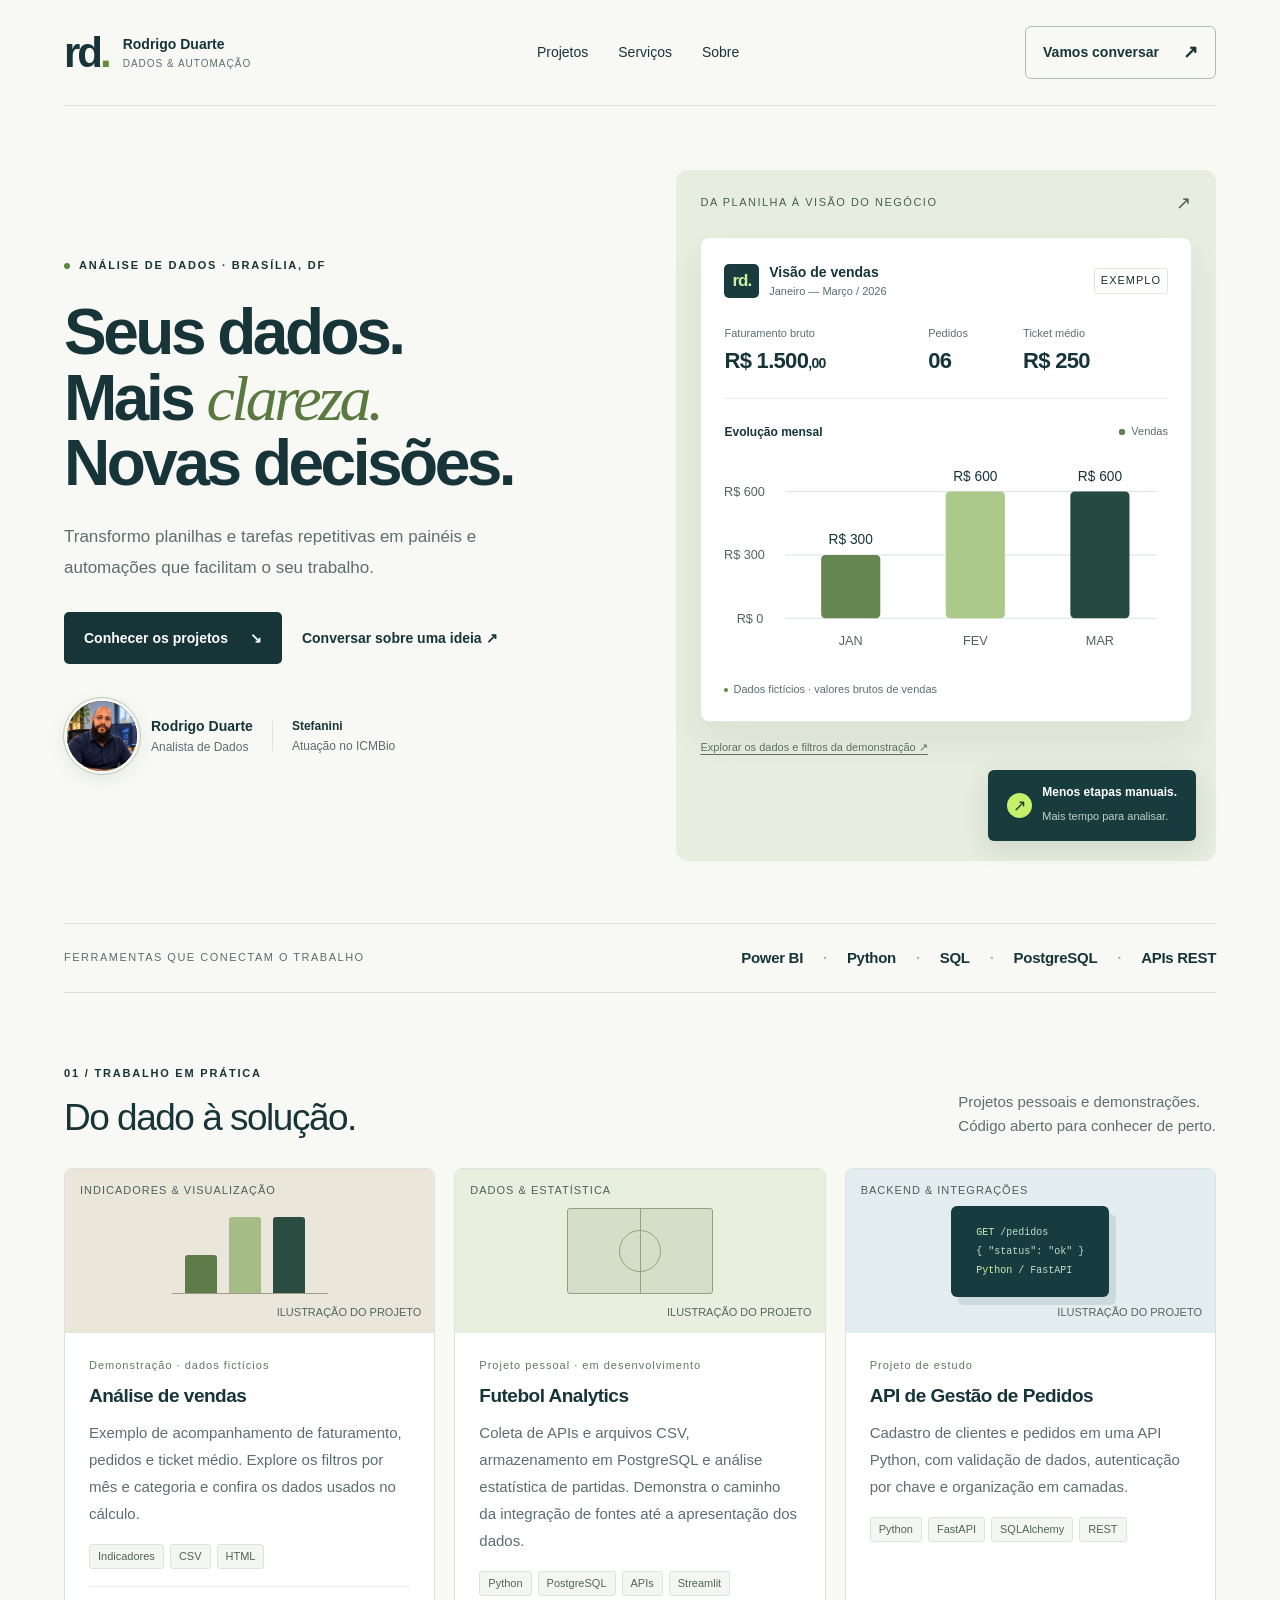
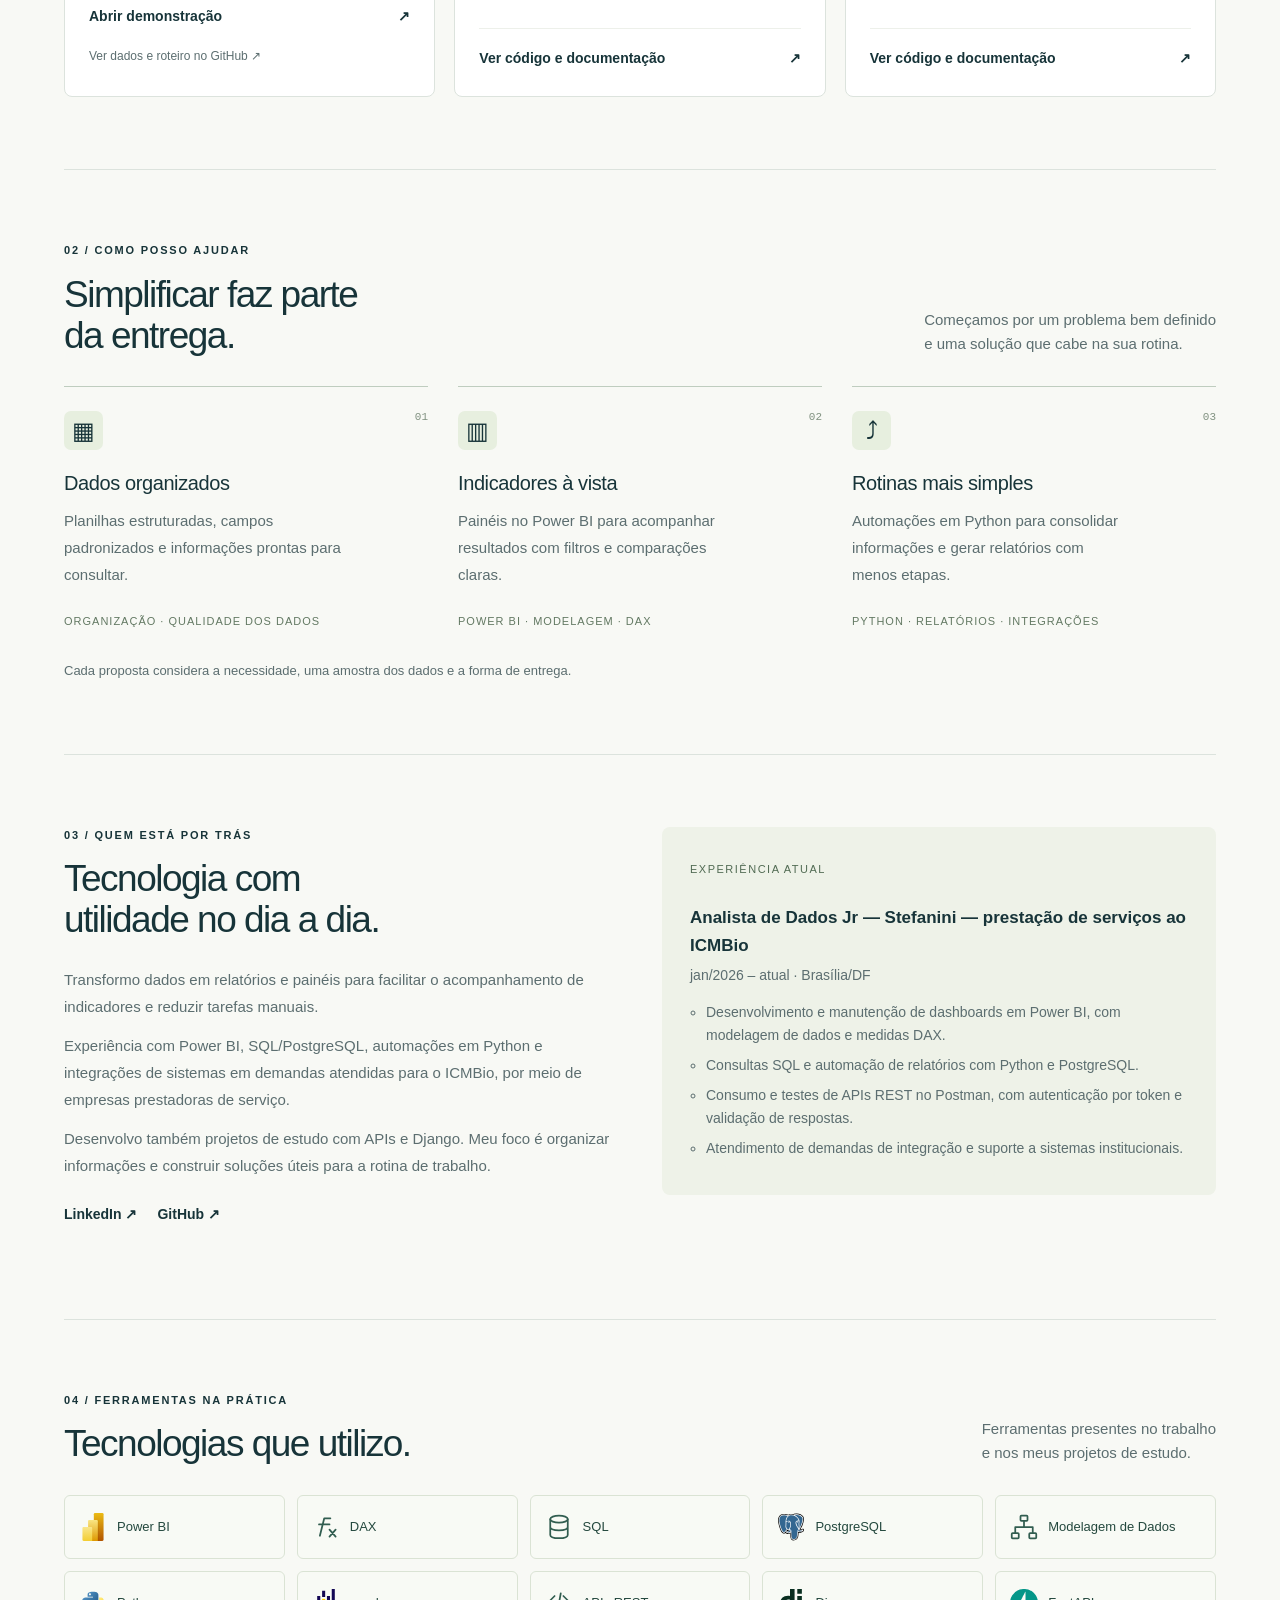
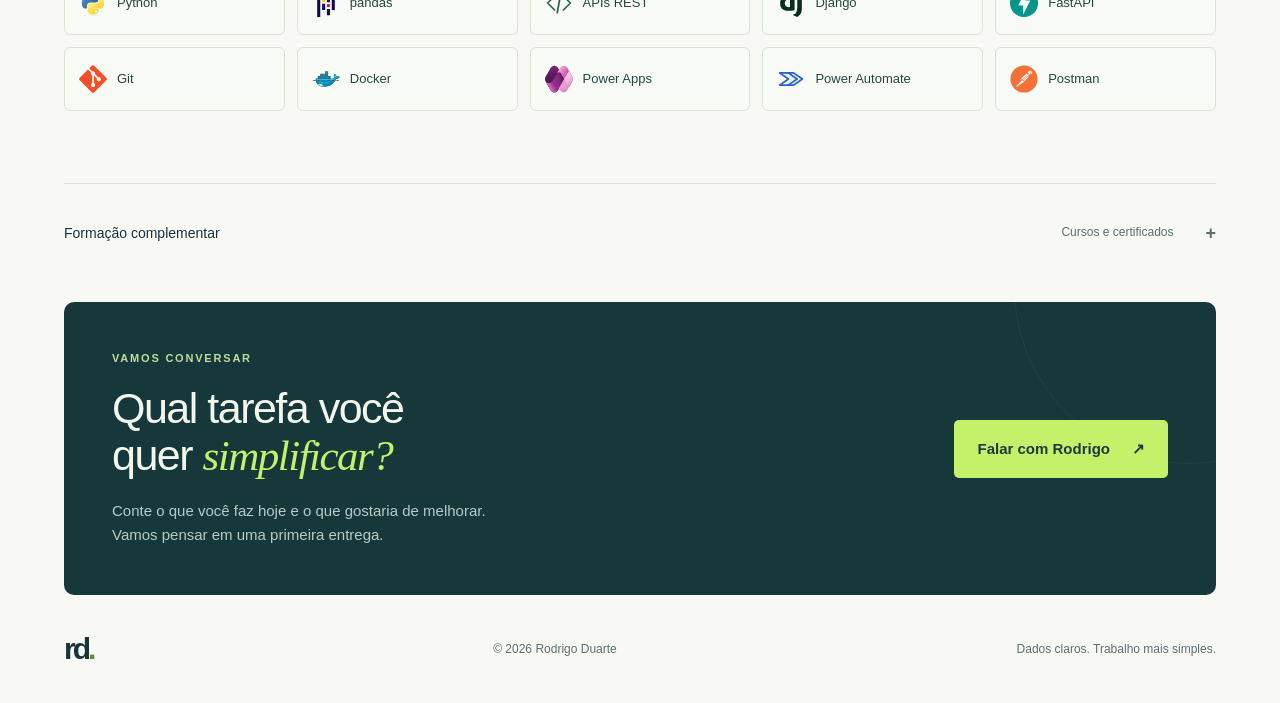
<file: index.html>
<!doctype html>
<html lang="pt-BR" id="inicio">
<head>
<meta charset="utf-8"><meta name="viewport" content="width=device-width, initial-scale=1">
<title>Rodrigo Duarte | Dados & Automação</title>
<meta name="description" content="Power BI, organização de dados e automações com Python. Conheça o trabalho de Rodrigo Duarte, analista de dados na Stefanini, atuando no ICMBio.">
<meta name="theme-color" content="#132c30">
<link rel="canonical" href="https://rodrigodsouza.github.io/Portfolio/">
<meta property="og:type" content="website">
<meta property="og:locale" content="pt_BR">
<meta property="og:title" content="Rodrigo Duarte | Dados & Automação">
<meta property="og:description" content="Power BI, organização de dados e automações com Python. Conheça projetos e serviços de Rodrigo Duarte.">
<meta property="og:url" content="https://rodrigodsouza.github.io/Portfolio/">
<meta name="twitter:card" content="summary">
<link rel="stylesheet" href="styles.css">
<link rel="icon" href="assets/favicon.svg" type="image/svg+xml">
</head>
<body>
<a class="skip-link" href="#conteudo">Ir para o conteúdo</a>
<div class="container">
<nav class="navigation" aria-label="Navegação principal">
<a class="brand" href="#inicio" aria-label="Rodrigo Duarte, início"><span class="brand-mark">rd<span>.</span></span><span class="brand-name">Rodrigo Duarte<small>DADOS & AUTOMAÇÃO</small></span></a>
<div class="nav-links"><a href="#projetos">Projetos</a><a href="#servicos">Serviços</a><a href="#experiencia">Sobre</a></div>
<a class="nav-contact" href="https://www.linkedin.com/in/rodrigo-duarte-08a3001a2/" target="_blank" rel="noopener">Vamos conversar <span aria-hidden="true">↗</span></a>
</nav>
<main id="conteudo">
<header class="hero">
<div class="hero-copy">
<p class="eyebrow"><span class="status-dot"></span> ANÁLISE DE DADOS · BRASÍLIA, DF</p>
<h1>Seus dados.<br>Mais <em>clareza.</em><br>Novas decisões.</h1>
<p class="hero-description">Transformo planilhas e tarefas repetitivas em painéis e automações que facilitam o seu trabalho.</p>
<div class="hero-actions"><a class="btn primary" href="#projetos">Conhecer os projetos <span aria-hidden="true">↘</span></a><a class="text-link" href="https://www.linkedin.com/in/rodrigo-duarte-08a3001a2/" target="_blank" rel="noopener">Conversar sobre uma ideia ↗</a></div>
<div class="person"><span class="avatar-frame"><img src="assets/avatar.png?v=20261023" alt="Retrato profissional de Rodrigo Duarte" width="76" height="76"></span><div><strong>Rodrigo Duarte</strong><span>Analista de Dados</span></div><span class="person-divider"></span><p>Stefanini<br><span>Atuação no ICMBio</span></p></div>
</div>
<div class="hero-art">
<div class="art-caption"><span>DA PLANILHA À VISÃO DO NEGÓCIO</span><span aria-hidden="true">↗</span></div>
<div class="dashboard">
<div class="dash-header"><span class="mini-mark">rd.</span><div><strong>Visão de vendas</strong><span>Janeiro — Março / 2026</span></div><span class="demo-badge">EXEMPLO</span></div>
<div class="metrics"><div><span>Faturamento bruto</span><strong>R$ 1.500<span>,00</span></strong></div><div><span>Pedidos</span><strong>06</strong></div><div><span>Ticket médio</span><strong>R$ 250</strong></div></div>
<div class="chart-heading"><strong>Evolução mensal</strong><span><i></i> Vendas</span></div>
<div class="sales-chart">
<svg viewBox="0 0 420 195" role="img" aria-labelledby="sales-chart-title sales-chart-description">
<title id="sales-chart-title">Faturamento mensal da demonstração</title>
<desc id="sales-chart-description">Janeiro: 300 reais. Fevereiro: 600 reais. Março: 600 reais. Dados fictícios.</desc>
<g fill="none" stroke="#dce3dd"><path d="M58 28H410M58 88H410M58 148H410"/></g>
<g fill="#52645d" font-family="Arial, sans-serif" font-size="12"><text x="0" y="32">R$ 600</text><text x="0" y="92">R$ 300</text><text x="12" y="152">R$ 0</text></g>
<g><rect x="92" y="88" width="56" height="60" rx="4" fill="#658650"/><rect x="210" y="28" width="56" height="120" rx="4" fill="#aac98b"/><rect x="328" y="28" width="56" height="120" rx="4" fill="#254b41"/></g>
<g fill="#173439" font-family="Arial, sans-serif" font-size="13" text-anchor="middle"><text x="120" y="78">R$ 300</text><text x="238" y="18">R$ 600</text><text x="356" y="18">R$ 600</text></g>
<g fill="#52645d" font-family="Arial, sans-serif" font-size="12" text-anchor="middle"><text x="120" y="173">JAN</text><text x="238" y="173">FEV</text><text x="356" y="173">MAR</text></g>
</svg></div>
<div class="dash-footer"><span class="status-dot"></span> Dados fictícios · valores brutos de vendas</div>
</div>
<div class="floating-note"><span aria-hidden="true">↗</span><div><strong>Menos etapas manuais.</strong><small>Mais tempo para analisar.</small></div></div>
<p class="art-footnote"><a href="demos/vendas/">Explorar os dados e filtros da demonstração ↗</a></p>
</div>
</header>
<div class="stack-strip"><span>FERRAMENTAS QUE CONECTAM O TRABALHO</span><div>Power BI <i>·</i> Python <i>·</i> SQL <i>·</i> PostgreSQL <i>·</i> APIs REST</div></div>
<section class="section" id="projetos">
<div class="section-heading"><div><p class="eyebrow">01 / TRABALHO EM PRÁTICA</p><h2>Do dado à solução.</h2></div><p>Projetos pessoais e demonstrações.<br>Código aberto para conhecer de perto.</p></div>
<div class="project-grid" id="projects"><article class="project-card">
<div class="project-cover cover-sales" aria-hidden="true"><span class="cover-label">INDICADORES & VISUALIZAÇÃO</span><div class="mini-bars"><i></i><i></i><i></i></div><span class="cover-caption">ILUSTRAÇÃO DO PROJETO</span></div>
<div class="project-body"><span class="project-index">Demonstração · dados fictícios</span><h3>Análise de vendas</h3><p>Exemplo de acompanhamento de faturamento, pedidos e ticket médio. Explore os filtros por mês e categoria e confira os dados usados no cálculo.</p>
<div class="chips"><span class="chip">Indicadores</span><span class="chip">CSV</span><span class="chip">HTML</span></div>
<a class="text-link" href="demos/vendas/" aria-label="Abrir demonstração: Análise de vendas">Abrir demonstração <span aria-hidden="true">↗</span></a>
<a class="source-link" href="https://github.com/RodrigoDSouza/Portfolio/tree/main/demos/vendas" target="_blank" rel="noopener noreferrer">Ver dados e roteiro no GitHub ↗</a>
</div></article>
<article class="project-card">
<div class="project-cover cover-football" aria-hidden="true"><span class="cover-label">DADOS & ESTATÍSTICA</span><div class="field"></div><span class="cover-caption">ILUSTRAÇÃO DO PROJETO</span></div>
<div class="project-body"><span class="project-index">Projeto pessoal · em desenvolvimento</span><h3>Futebol Analytics</h3><p>Coleta de APIs e arquivos CSV, armazenamento em PostgreSQL e análise estatística de partidas. Demonstra o caminho da integração de fontes até a apresentação dos dados.</p>
<div class="chips"><span class="chip">Python</span><span class="chip">PostgreSQL</span><span class="chip">APIs</span><span class="chip">Streamlit</span></div>
<a class="text-link" href="https://github.com/RodrigoDSouza/futebol-analytics" target="_blank" rel="noopener noreferrer" aria-label="Ver código e documentação: Futebol Analytics">Ver código e documentação <span aria-hidden="true">↗</span></a>

</div></article>
<article class="project-card">
<div class="project-cover cover-api" aria-hidden="true"><span class="cover-label">BACKEND & INTEGRAÇÕES</span><div class="code-window"><strong>GET</strong> /pedidos<br>{ "status": "ok" }<br><strong>Python</strong> / FastAPI</div><span class="cover-caption">ILUSTRAÇÃO DO PROJETO</span></div>
<div class="project-body"><span class="project-index">Projeto de estudo</span><h3>API de Gestão de Pedidos</h3><p>Cadastro de clientes e pedidos em uma API Python, com validação de dados, autenticação por chave e organização em camadas.</p>
<div class="chips"><span class="chip">Python</span><span class="chip">FastAPI</span><span class="chip">SQLAlchemy</span><span class="chip">REST</span></div>
<a class="text-link" href="https://github.com/RodrigoDSouza/rest" target="_blank" rel="noopener noreferrer" aria-label="Ver código e documentação: API de Gestão de Pedidos">Ver código e documentação <span aria-hidden="true">↗</span></a>

</div></article></div>
</section>
<section class="section services-section" id="servicos">
<div class="section-heading"><div><p class="eyebrow">02 / COMO POSSO AJUDAR</p><h2>Simplificar faz parte<br>da entrega.</h2></div><p>Começamos por um problema bem definido<br>e uma solução que cabe na sua rotina.</p></div>
<div class="service-grid">
<article><span class="service-icon" aria-hidden="true">▦</span><span class="service-number">01</span><h3>Dados organizados</h3><p>Planilhas estruturadas, campos padronizados e informações prontas para consultar.</p><span class="service-bottom">ORGANIZAÇÃO · QUALIDADE DOS DADOS</span></article>
<article><span class="service-icon" aria-hidden="true">▥</span><span class="service-number">02</span><h3>Indicadores à vista</h3><p>Painéis no Power BI para acompanhar resultados com filtros e comparações claras.</p><span class="service-bottom">POWER BI · MODELAGEM · DAX</span></article>
<article><span class="service-icon" aria-hidden="true">⤴</span><span class="service-number">03</span><h3>Rotinas mais simples</h3><p>Automações em Python para consolidar informações e gerar relatórios com menos etapas.</p><span class="service-bottom">PYTHON · RELATÓRIOS · INTEGRAÇÕES</span></article>
</div>
<p class="scope-note">Cada proposta considera a necessidade, uma amostra dos dados e a forma de entrega.</p>
</section>
<section class="section about-section" id="experiencia">
<div class="about-heading"><p class="eyebrow">03 / QUEM ESTÁ POR TRÁS</p><h2>Tecnologia com<br>utilidade no dia a dia.</h2><div id="about"><p>Transformo dados em relatórios e painéis para facilitar o acompanhamento de indicadores e reduzir tarefas manuais.</p>
<p>Experiência com Power BI, SQL/PostgreSQL, automações em Python e integrações de sistemas em demandas atendidas para o ICMBio, por meio de empresas prestadoras de serviço.</p>
<p>Desenvolvo também projetos de estudo com APIs e Django. Meu foco é organizar informações e construir soluções úteis para a rotina de trabalho.</p></div><div class="links" id="links"><a href="https://www.linkedin.com/in/rodrigo-duarte-08a3001a2/" target="_blank" rel="noopener noreferrer">LinkedIn ↗</a>
<a href="https://github.com/RodrigoDSouza" target="_blank" rel="noopener noreferrer">GitHub ↗</a></div></div>
<div class="experience-panel"><span class="panel-label">EXPERIÊNCIA ATUAL</span><ul class="timeline" id="experience"><li><h3 class="title">Analista de Dados Jr — Stefanini — prestação de serviços ao ICMBio</h3><p class="period">jan/2026 – atual · Brasília/DF</p><ul><li>Desenvolvimento e manutenção de dashboards em Power BI, com modelagem de dados e medidas DAX.</li><li>Consultas SQL e automação de relatórios com Python e PostgreSQL.</li><li>Consumo e testes de APIs REST no Postman, com autenticação por token e validação de respostas.</li><li>Atendimento de demandas de integração e suporte a sistemas institucionais.</li></ul></li></ul></div>
</section>
<section class="section technology-section" aria-labelledby="tecnologias">
<div class="section-heading"><div><p class="eyebrow">04 / FERRAMENTAS NA PRÁTICA</p><h2 id="tecnologias">Tecnologias que utilizo.</h2></div><p>Ferramentas presentes no trabalho<br>e nos meus projetos de estudo.</p></div>
<div id="skills" class="skills-grid"><div class="skill-tile"><img src="assets/icons/powerbi.svg" alt="" width="28" height="28" loading="lazy" decoding="async"><span>Power BI</span></div>
<div class="skill-tile"><img src="assets/icons/dax.svg" alt="" width="28" height="28" loading="lazy" decoding="async"><span>DAX</span></div>
<div class="skill-tile"><img src="assets/icons/sql.svg" alt="" width="28" height="28" loading="lazy" decoding="async"><span>SQL</span></div>
<div class="skill-tile"><img src="assets/icons/postgresql.svg" alt="" width="28" height="28" loading="lazy" decoding="async"><span>PostgreSQL</span></div>
<div class="skill-tile"><img src="assets/icons/modelagem.svg" alt="" width="28" height="28" loading="lazy" decoding="async"><span>Modelagem de Dados</span></div>
<div class="skill-tile"><img src="assets/icons/python.svg" alt="" width="28" height="28" loading="lazy" decoding="async"><span>Python</span></div>
<div class="skill-tile"><img src="assets/icons/pandas.svg" alt="" width="28" height="28" loading="lazy" decoding="async"><span>pandas</span></div>
<div class="skill-tile"><img src="assets/icons/api.svg" alt="" width="28" height="28" loading="lazy" decoding="async"><span>APIs REST</span></div>
<div class="skill-tile"><img src="assets/icons/django.svg" alt="" width="28" height="28" loading="lazy" decoding="async"><span>Django</span></div>
<div class="skill-tile"><img src="assets/icons/fastapi.svg" alt="" width="28" height="28" loading="lazy" decoding="async"><span>FastAPI</span></div>
<div class="skill-tile"><img src="assets/icons/git.svg" alt="" width="28" height="28" loading="lazy" decoding="async"><span>Git</span></div>
<div class="skill-tile"><img src="assets/icons/docker.svg" alt="" width="28" height="28" loading="lazy" decoding="async"><span>Docker</span></div>
<div class="skill-tile"><img src="assets/icons/powerapps.svg" alt="" width="28" height="28" loading="lazy" decoding="async"><span>Power Apps</span></div>
<div class="skill-tile"><img src="assets/icons/powerautomate.svg" alt="" width="28" height="28" loading="lazy" decoding="async"><span>Power Automate</span></div>
<div class="skill-tile"><img src="assets/icons/postman.svg" alt="" width="28" height="28" loading="lazy" decoding="async"><span>Postman</span></div></div>
</section>
<section class="learning" aria-label="Formação complementar"><details><summary><span>Formação complementar</span><span class="summary-hint">Cursos e certificados <b aria-hidden="true">+</b></span></summary><div class="cert-list" id="cert-list"><article class="card"><h3 class="title">Lógica de Programação: explore funções e listas</h3><p class="period">Alura · 26/08/2025</p></article>
<article class="card"><h3 class="title">Lógica de Programação: mergulhe em programação com JavaScript</h3><p class="period">Alura · 24/06/2025</p></article>
<article class="card"><h3 class="title">Começando em Programação: carreira e primeiros passos</h3><p class="period">Alura · 12/06/2025</p></article>
<article class="card"><h3 class="title">Portal Gov.br (Turma Jul/2022)</h3><p class="period">ENAP · 26/07/2022</p></article>
<article class="card"><h3 class="title">Fundamentos da LGPD (Turma Abr/2022)</h3><p class="period">ENAP · 13/04/2022</p></article>
<article class="card"><h3 class="title">Gestão da Informação e Documentação — Conceitos Básicos em Gestão Documental (Turma Abr/2020)</h3><p class="period">ENAP · 23/04/2020</p></article>
<article class="card"><h3 class="title">Aplicações Java Mobile (J2ME)</h3><p class="period">Fundação Bradesco · 16/05/2017</p></article>
<article class="card"><h3 class="title">Programação C#</h3><p class="period">Fundação Bradesco · 08/05/2017</p></article>
<article class="card"><h3 class="title">Engenharia de Requisitos</h3><p class="period">Fundação Bradesco · 17/11/2014</p></article>
<article class="card"><h3 class="title">Análise Estruturada de Sistemas</h3><p class="period">Fundação Bradesco · 11/11/2014</p></article>
<article class="card"><h3 class="title">Processo de Desenvolvimento de Software</h3><p class="period">Fundação Bradesco · 11/11/2014</p></article></div></details></section>
<section class="contact" aria-labelledby="contato"><div><p class="eyebrow">VAMOS CONVERSAR</p><h2 id="contato">Qual tarefa você<br>quer <em>simplificar?</em></h2><p>Conte o que você faz hoje e o que gostaria de melhorar.<br>Vamos pensar em uma primeira entrega.</p></div><a class="btn contact-button" href="https://www.linkedin.com/in/rodrigo-duarte-08a3001a2/" target="_blank" rel="noopener">Falar com Rodrigo <span aria-hidden="true">↗</span></a></section>

</main>
<footer class="footer"><a class="brand-mark" href="#inicio" aria-label="Voltar ao início">rd<span>.</span></a><span>© <span id="year">2026</span> Rodrigo Duarte</span><span>Dados claros. Trabalho mais simples.</span></footer>
</div>
<script src="script.js" defer></script>
</body></html>
</file>
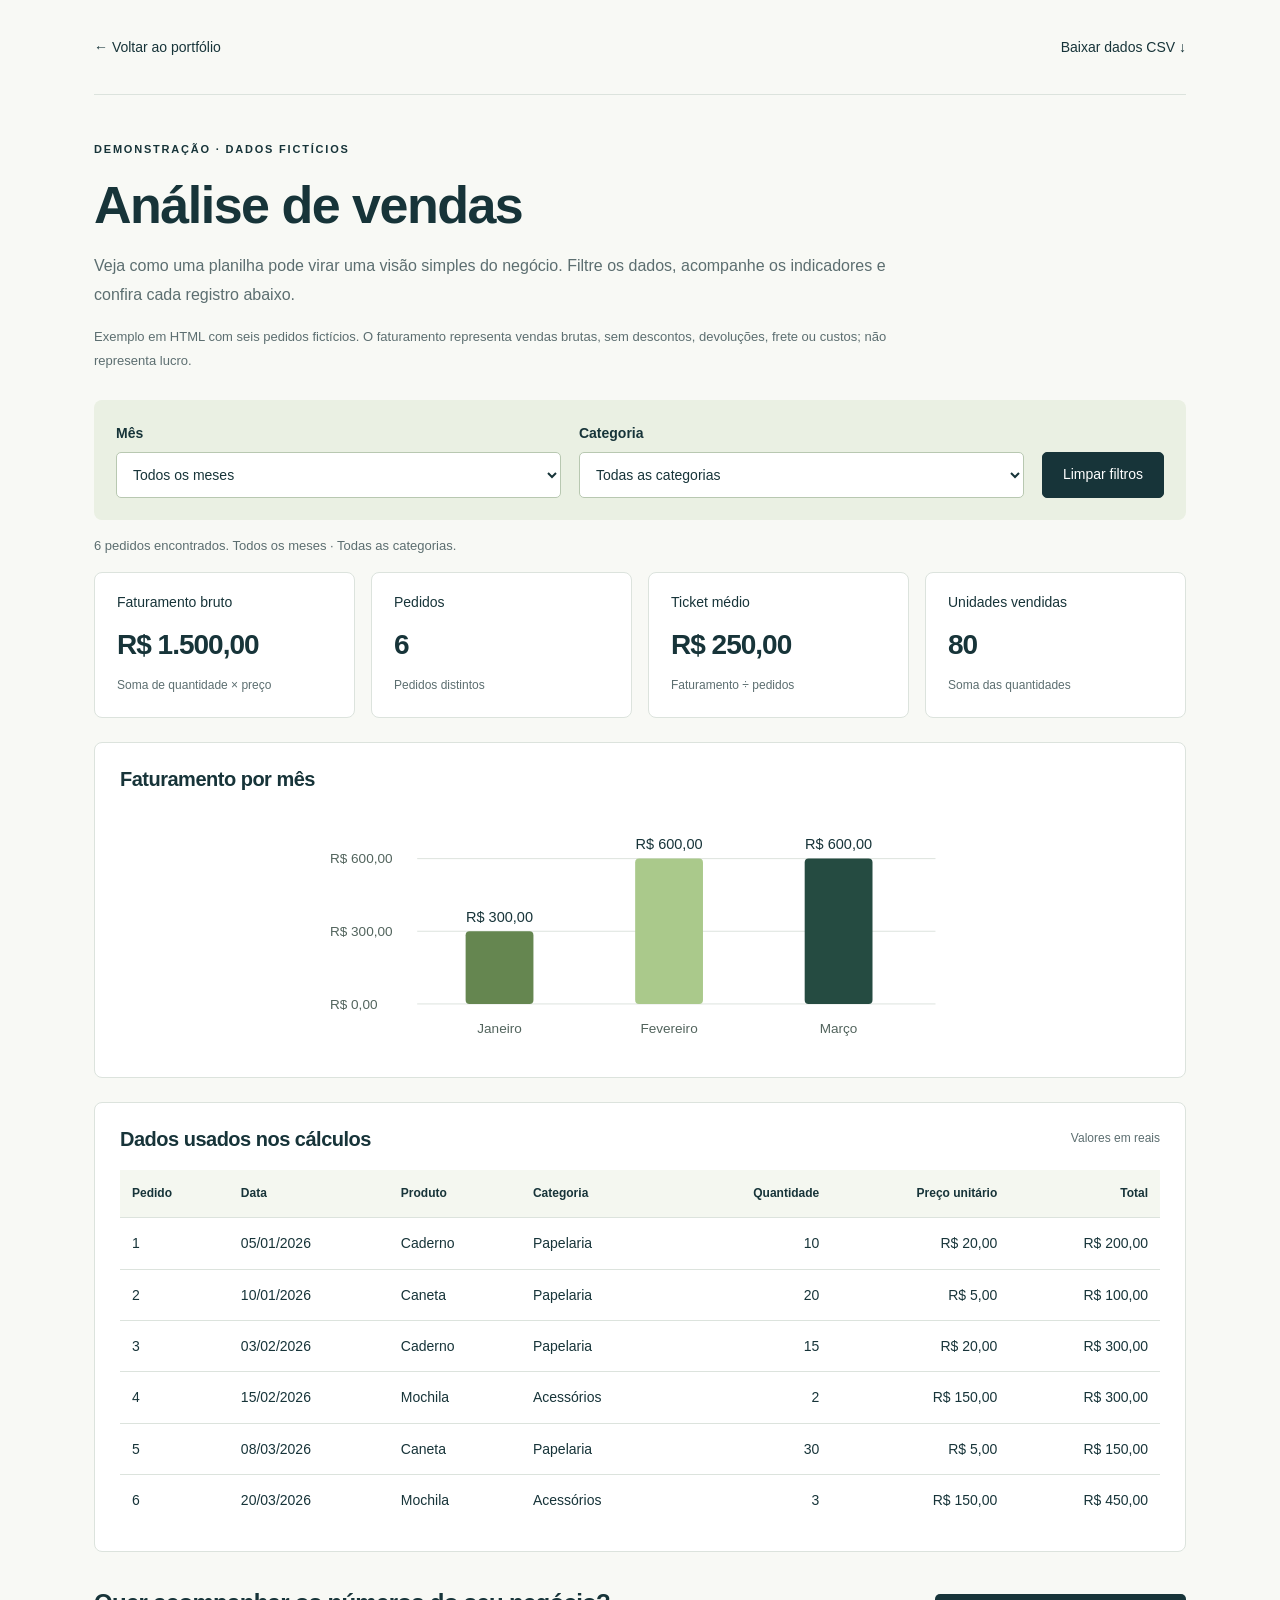
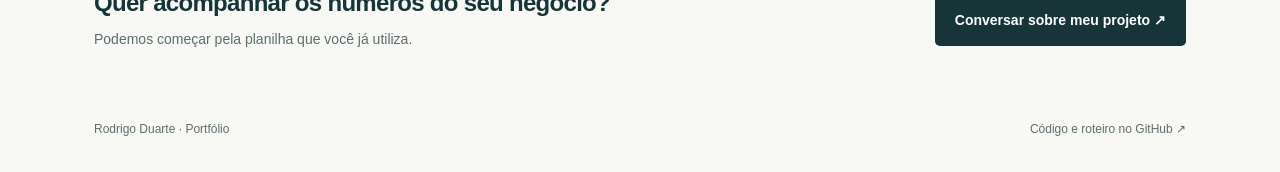
<file: demos/vendas/index.html>
<!doctype html>
<html lang="pt-BR">
<head>
<meta charset="utf-8"><meta name="viewport" content="width=device-width,initial-scale=1">
<title>Análise de vendas | Rodrigo Duarte</title>
<meta name="description" content="Demonstração interativa de análise de vendas com dados fictícios, filtros e indicadores calculados a partir de um CSV.">
<link rel="canonical" href="https://rodrigodsouza.github.io/Portfolio/demos/vendas/">
<link rel="icon" href="../../assets/favicon.svg" type="image/svg+xml">
<link rel="stylesheet" href="../../styles.css"><link rel="stylesheet" href="demo.css">
</head>
<body><a class="skip-link" href="#demo-content">Ir para a demonstração</a>
<div class="container demo-container">
<nav class="demo-nav" aria-label="Navegação"><a href="../../">← Voltar ao portfólio</a><a href="vendas.csv" download>Baixar dados CSV ↓</a></nav>
<main id="demo-content">
<header class="demo-intro"><p class="eyebrow">DEMONSTRAÇÃO · DADOS FICTÍCIOS</p><h1>Análise de vendas</h1><p>Veja como uma planilha pode virar uma visão simples do negócio. Filtre os dados, acompanhe os indicadores e confira cada registro abaixo.</p><p class="demo-note">Exemplo em HTML com seis pedidos fictícios. O faturamento representa vendas brutas, sem descontos, devoluções, frete ou custos; não representa lucro.</p></header>
<form class="demo-filters" aria-label="Filtros de vendas" hidden>
<div><label for="month">Mês</label><select id="month" name="month"><option value="">Todos os meses</option><option value="2026-01">Janeiro de 2026</option><option value="2026-02">Fevereiro de 2026</option><option value="2026-03">Março de 2026</option></select></div>
<div><label for="category">Categoria</label><select id="category" name="category"><option value="">Todas as categorias</option><option value="Papelaria">Papelaria</option><option value="Acessorios">Acessórios</option></select></div>
<button type="reset">Limpar filtros</button>
</form>
<p id="filter-status" class="demo-status" role="status" aria-live="polite">6 pedidos encontrados. Todos os meses · Todas as categorias.</p>
<div class="demo-metrics" aria-label="Indicadores de vendas">
<article><h2>Faturamento bruto</h2><strong id="revenue">R$ 1.500,00</strong><p>Soma de quantidade × preço</p></article>
<article><h2>Pedidos</h2><strong id="orders">6</strong><p>Pedidos distintos</p></article>
<article><h2>Ticket médio</h2><strong id="ticket">R$ 250,00</strong><p>Faturamento ÷ pedidos</p></article>
<article><h2>Unidades vendidas</h2><strong id="units">80</strong><p>Soma das quantidades</p></article>
</div>
<section class="demo-panel" aria-labelledby="chart-title"><h2 id="chart-title">Faturamento por mês</h2><div id="monthly-chart"><svg viewBox="0 0 640 245" role="img" aria-labelledby="monthly-title monthly-description">
<title id="monthly-title">Faturamento mensal dos pedidos fictícios</title><desc id="monthly-description">Janeiro: R$ 300,00. Fevereiro: R$ 600,00. Março: R$ 600,00.</desc>
<g stroke="#dce3dd"><path d="M90 45H625M90 120H625M90 195H625"/></g>
<g fill="#52645d" font-family="Arial, sans-serif" font-size="14"><text x="0" y="50">R$ 600,00</text><text x="0" y="125">R$ 300,00</text><text x="0" y="200">R$ 0,00</text></g>
<rect x="140" y="120" width="70" height="75" rx="4" fill="#658650"/><text x="175" y="110" text-anchor="middle" fill="#173439" font-family="Arial, sans-serif" font-size="15">R$ 300,00</text><text x="175" y="225" text-anchor="middle" fill="#52645d" font-family="Arial, sans-serif" font-size="14">Janeiro</text><rect x="315" y="45" width="70" height="150" rx="4" fill="#aac98b"/><text x="350" y="35" text-anchor="middle" fill="#173439" font-family="Arial, sans-serif" font-size="15">R$ 600,00</text><text x="350" y="225" text-anchor="middle" fill="#52645d" font-family="Arial, sans-serif" font-size="14">Fevereiro</text><rect x="490" y="45" width="70" height="150" rx="4" fill="#254b41"/><text x="525" y="35" text-anchor="middle" fill="#173439" font-family="Arial, sans-serif" font-size="15">R$ 600,00</text><text x="525" y="225" text-anchor="middle" fill="#52645d" font-family="Arial, sans-serif" font-size="14">Março</text>
</svg></div></section>
<section class="demo-panel" aria-labelledby="table-title"><div class="demo-table-heading"><h2 id="table-title">Dados usados nos cálculos</h2><span>Valores em reais</span></div>
<div class="table-scroll" role="region" aria-label="Tabela de vendas; role horizontalmente para ver todas as colunas" tabindex="0">
<table><caption class="visually-hidden">Pedidos fictícios filtrados para cálculo dos indicadores.</caption><thead><tr><th scope="col">Pedido</th><th scope="col">Data</th><th scope="col">Produto</th><th scope="col">Categoria</th><th scope="col" class="numeric">Quantidade</th><th scope="col" class="numeric">Preço unitário</th><th scope="col" class="numeric">Total</th></tr></thead><tbody id="sales-rows"><tr><td>1</td><td>05/01/2026</td><td>Caderno</td><td>Papelaria</td><td class="numeric">10</td><td class="numeric">R$ 20,00</td><td class="numeric">R$ 200,00</td></tr>
<tr><td>2</td><td>10/01/2026</td><td>Caneta</td><td>Papelaria</td><td class="numeric">20</td><td class="numeric">R$ 5,00</td><td class="numeric">R$ 100,00</td></tr>
<tr><td>3</td><td>03/02/2026</td><td>Caderno</td><td>Papelaria</td><td class="numeric">15</td><td class="numeric">R$ 20,00</td><td class="numeric">R$ 300,00</td></tr>
<tr><td>4</td><td>15/02/2026</td><td>Mochila</td><td>Acessórios</td><td class="numeric">2</td><td class="numeric">R$ 150,00</td><td class="numeric">R$ 300,00</td></tr>
<tr><td>5</td><td>08/03/2026</td><td>Caneta</td><td>Papelaria</td><td class="numeric">30</td><td class="numeric">R$ 5,00</td><td class="numeric">R$ 150,00</td></tr>
<tr><td>6</td><td>20/03/2026</td><td>Mochila</td><td>Acessórios</td><td class="numeric">3</td><td class="numeric">R$ 150,00</td><td class="numeric">R$ 450,00</td></tr></tbody></table></div><p id="empty-state" hidden>Nenhum pedido corresponde a esses filtros. Experimente outro mês ou categoria.</p></section>
<noscript><p class="demo-note">Os dados completos e os indicadores estão disponíveis. Ative o JavaScript para usar os filtros.</p></noscript>
<section class="demo-end"><div><h2>Quer acompanhar os números do seu negócio?</h2><p>Podemos começar pela planilha que você já utiliza.</p></div><a class="btn primary" href="https://www.linkedin.com/in/rodrigo-duarte-08a3001a2/" target="_blank" rel="noopener noreferrer">Conversar sobre meu projeto ↗</a></section>
</main><footer class="footer"><a href="../../">Rodrigo Duarte · Portfólio</a><a href="https://github.com/RodrigoDSouza/Portfolio/tree/main/demos/vendas" target="_blank" rel="noopener noreferrer">Código e roteiro no GitHub ↗</a></footer>
</div>
<script type="application/json" id="sales-data">[{"pedido_id":1,"data":"2026-01-05","produto":"Caderno","categoria":"Papelaria","quantidade":10,"preco_unitario":20},{"pedido_id":2,"data":"2026-01-10","produto":"Caneta","categoria":"Papelaria","quantidade":20,"preco_unitario":5},{"pedido_id":3,"data":"2026-02-03","produto":"Caderno","categoria":"Papelaria","quantidade":15,"preco_unitario":20},{"pedido_id":4,"data":"2026-02-15","produto":"Mochila","categoria":"Acessorios","quantidade":2,"preco_unitario":150},{"pedido_id":5,"data":"2026-03-08","produto":"Caneta","categoria":"Papelaria","quantidade":30,"preco_unitario":5},{"pedido_id":6,"data":"2026-03-20","produto":"Mochila","categoria":"Acessorios","quantidade":3,"preco_unitario":150}]</script><script src="demo.js" type="module"></script>
</body></html>
</file>
<file: styles.css>
:root{--bg:#f8f9f5;--ink:#173439;--muted:#5c6e70;--accent:#c5f16a;--line:#dce3dd;--white:#fff}
[hidden]{display:none!important}
*{box-sizing:border-box}html{scroll-behavior:smooth;scroll-padding-top:28px}body{margin:0;background:var(--bg);color:var(--ink);font-family:Arial,Helvetica,sans-serif;-webkit-font-smoothing:antialiased;line-height:1.6}a{color:inherit;text-decoration:none}a:hover{text-decoration:underline}button,a,summary{-webkit-tap-highlight-color:transparent}a:focus-visible,summary:focus-visible{outline:3px solid #407a33;outline-offset:6px}h1,h2,h3,p{margin:0}h1,h2,h3{line-height:1.1}h1,h2{letter-spacing:-2.5px}em{font-family:Georgia,serif;font-weight:400}a,article{min-width:0}.container{max-width:1240px;padding:0 44px;margin:auto}
.navigation{height:106px;display:flex;align-items:center;justify-content:space-between;gap:20px;border-bottom:1px solid var(--line)}.brand{display:flex;align-items:center;gap:14px}.brand:hover{text-decoration:none}.brand-mark{font-size:42px;letter-spacing:-4px;font-weight:800;line-height:1}.brand-mark span{color:#638d35}.brand-name{font-size:14px;font-weight:700;line-height:1.6}.brand-name small{display:block;font-size:11px;letter-spacing:1.8px;color:var(--muted);font-weight:400}.nav-links{display:flex;gap:30px;font-size:14px}.nav-contact{font-size:14px;font-weight:700;display:flex;gap:24px;align-items:center;border:1px solid #aebdb5;border-radius:6px;padding:11px 17px}.nav-contact span{font-size:18px}
.hero{display:grid;grid-template-columns:1.05fr 1fr;gap:46px;padding:78px 0 62px;align-items:center}.eyebrow{font-size:12px;font-weight:700;letter-spacing:1.8px;display:flex;align-items:center;gap:9px}.status-dot{display:inline-block;width:6px;height:6px;background:#5c8a39;border-radius:50%;flex-shrink:0}.hero h1{font-size:clamp(46px,5.4vw,69px);margin-top:25px;font-weight:600;line-height:1.03;letter-spacing:-3.5px}.hero h1 em{color:#5a783f}.hero-description{font-size:15px;color:var(--muted);max-width:365px;margin-top:25px;line-height:1.8}.hero-actions{display:flex;align-items:center;gap:20px;margin:28px 0 34px;flex-wrap:wrap}.btn{display:inline-flex;align-items:center;justify-content:space-between;gap:22px;font-size:14px;font-weight:700;padding:15px 20px;border-radius:5px;transition:transform .2s,background .2s}.btn:hover{transform:translateY(-2px);text-decoration:none}.primary{background:var(--ink);color:white}.primary:hover{background:#2d5053}.text-link{font-size:14px;font-weight:700}.person{display:flex;gap:11px;align-items:center}.person img{border-radius:50%;object-fit:cover;background:#e8e9df}.person strong{display:block;font-size:14px}.person div>span{font-size:12px;color:var(--muted);display:block}.person-divider{height:30px;width:1px;background:var(--line);margin:0 8px}.person p{font-size:12px;font-weight:700;line-height:1.7}.person p span{color:var(--muted);font-weight:400}
.hero-art{position:relative;background:#e7eddf;border-radius:12px;padding:24px 24px 55px;min-width:0;background-image:radial-gradient(#bcc9b5 .7px,transparent .7px);background-size:16px 16px}.art-caption{display:flex;justify-content:space-between;font-size:11px;letter-spacing:1.5px;margin-bottom:25px;color:#456050}.art-caption>span:last-child{font-size:18px;line-height:1}.dashboard{background:white;border-radius:9px;padding:23px;box-shadow:0 18px 35px #24443912;border:1px solid #e4e9df}.dash-header{display:flex;align-items:center;gap:10px}.mini-mark{background:#193b3d;color:#d0eea5;padding:3px 8px;font-size:17px;font-weight:800;border-radius:5px;letter-spacing:-1px}.dash-header strong{font-size:14px;display:block}.dash-header div>span{font-size:11px;color:var(--muted);display:block}.demo-badge{margin-left:auto;font-size:10px;border:1px solid #dee7d8;border-radius:3px;padding:3px 6px;letter-spacing:1px}.metrics{display:grid;grid-template-columns:1.45fr .6fr 1fr;gap:8px;margin:24px 0;border-bottom:1px solid #edf0e9;padding-bottom:20px}.metrics div>span{font-size:11px;color:var(--muted);display:block}.metrics strong{font-size:20px;letter-spacing:-.7px;white-space:nowrap}.metrics strong span{font-size:14px}.chart-heading{display:flex;justify-content:space-between;font-size:12px}.chart-heading>span{font-size:11px;color:var(--muted)}.chart-heading i{display:inline-block;width:6px;height:6px;border-radius:2px;background:#63834c;margin-right:3px}.dash-footer{display:flex;align-items:center;gap:5px;font-size:10px;color:var(--muted);padding-top:7px}.dash-footer .status-dot{width:4px;height:4px}.floating-note{position:absolute;right:6px;bottom:29px;display:flex;align-items:center;gap:10px;background:#183b3d;color:white;border-radius:6px;padding:13px 19px;box-shadow:0 8px 24px #163c3820}.floating-note>span{background:var(--accent);color:var(--ink);border-radius:50%;height:25px;width:25px;text-align:center}.floating-note strong{font-size:12px;display:block}.floating-note small{font-size:12px;color:#c0d2ca}.art-footnote{font-size:11px;color:#5c6f60;margin-top:17px;max-width:210px}
.stack-strip{border-top:1px solid var(--line);border-bottom:1px solid var(--line);display:flex;align-items:center;justify-content:space-between;gap:20px;padding:22px 0}.stack-strip>span{font-size:11px;letter-spacing:1.5px;color:var(--muted)}.stack-strip>div{font-size:15px;letter-spacing:-.3px;font-weight:600}.stack-strip i{font-style:normal;margin:0 15px;color:#abb6ab}
.section{padding:72px 0;border-bottom:1px solid var(--line)}.section-heading{display:flex;align-items:flex-end;justify-content:space-between;gap:30px;margin-bottom:30px}.section-heading h2,.about-heading h2{font-size:37px;font-weight:500;margin-top:15px;letter-spacing:-1.5px}.section-heading>p{font-size:14px;color:var(--muted);max-width:300px}.project-grid{display:grid;grid-template-columns:repeat(3,minmax(0,1fr));gap:19px}.project-card{background:var(--white);border:1px solid var(--line);border-radius:8px;overflow:hidden;display:flex;flex-direction:column;transition:transform .2s,box-shadow .2s}.project-card:hover{transform:translateY(-4px);box-shadow:0 12px 25px #193b3d09}.project-cover{height:164px;display:flex;align-items:center;justify-content:center;position:relative;overflow:hidden}.cover-football{background:#e9efdf}.cover-api{background:#e3ecee}.cover-sales{background:#eae6da}.cover-label{position:absolute;top:13px;left:15px;font-size:10px;letter-spacing:1px;color:#4b6156}.cover-caption{position:absolute;bottom:12px;right:13px;font-size:10px;color:#51675d}.field{width:146px;height:86px;border:1px solid #8fa181;border-radius:3px;position:relative;background:#d4dfc9}.field:before{content:"";position:absolute;left:50%;height:100%;width:1px;background:#8fa181}.field:after{content:"";position:absolute;left:calc(50% - 21px);top:calc(50% - 21px);width:40px;height:40px;border:1px solid #8fa181;border-radius:50%}.code-window{background:#173c40;color:#bddeca;padding:17px 25px;border-radius:6px;font:10px/1.9 monospace;box-shadow:7px 8px 0 #ccdadd}.code-window strong{color:#d3eea0;font-weight:400}.mini-bars{height:85px;width:156px;display:flex;gap:12px;align-items:flex-end;border-bottom:1px solid #9f9c8d;padding:0 13px}.mini-bars i{width:32px;background:#5e7b4a;border-radius:3px 3px 0 0;height:45%}.mini-bars i:nth-child(2){height:90%;background:#a6bc86}.mini-bars i:nth-child(3){height:90%;background:#2b4c40}.project-body{padding:21px;display:flex;flex-direction:column;flex:1}.project-index{font-size:11px;color:#607768;margin-bottom:11px;letter-spacing:1px}.project-card h3{font-size:19px;letter-spacing:-.5px;font-weight:600;margin-bottom:12px}.project-card p{font-size:14px;color:var(--muted);line-height:1.8}.chips{display:flex;gap:6px;flex-wrap:wrap;margin:17px 0}.chip{border:1px solid #dce5db;background:#f4f7f1;font-size:11px;padding:3px 8px;border-radius:3px;color:#4f6556}.project-card .text-link{padding-top:15px;margin-top:auto;border-top:1px solid #edf0ea;display:flex;justify-content:space-between}
.service-grid{display:grid;grid-template-columns:repeat(3,minmax(0,1fr));gap:30px}.service-grid article{position:relative;padding:24px 0 0;border-top:1px solid #bfcdbf}.service-icon{display:inline-flex;width:39px;height:39px;background:#e7efdf;border-radius:7px;align-items:center;justify-content:center;font-size:24px}.service-number{float:right;font:11px monospace;color:#819281}.service-grid h3{font-size:20px;letter-spacing:-.4px;margin:22px 0 13px;font-weight:500}.service-grid p{font-size:14px;color:var(--muted);max-width:280px}.service-bottom{display:block;margin-top:25px;font-size:10px;letter-spacing:1px;color:#637963}.scope-note{margin-top:30px;color:var(--muted);font-size:12px}
.about-section{display:grid;grid-template-columns:1fr 1fr;gap:65px}.about-heading h2{margin-bottom:25px}#about p{font-size:14px;line-height:1.9;color:var(--muted);margin-bottom:12px}.links{display:flex;gap:20px;margin-top:24px}.links a{font-size:14px;font-weight:700}.experience-panel{background:#eef2e8;border-radius:8px;padding:28px}.panel-label{font-size:11px;letter-spacing:1.5px;color:#516b53}.timeline{list-style:none;padding:0;margin:24px 0}.timeline .title{font-size:15px;font-weight:600;line-height:1.6}.timeline .period{font-size:12px;color:var(--muted);margin:5px 0 15px}.timeline ul{padding-left:16px}.timeline ul li{font-size:14px;color:var(--muted);margin-bottom:8px}.competencies{border-top:1px solid #d5dfce;padding-top:20px}.learning{padding:25px 0 45px}summary{display:flex;justify-content:space-between;cursor:pointer;gap:20px;font-size:14px;list-style:none}summary::-webkit-details-marker{display:none}.summary-hint{font-size:12px;color:var(--muted)}.summary-hint b{margin-left:20px;font-size:18px}.cert-list{display:grid;grid-template-columns:1fr 1fr;gap:12px;margin-top:20px}.cert-list .card{border:1px solid var(--line);padding:16px;border-radius:5px}.cert-list .title{font-size:14px}.cert-list .period{font-size:12px;color:var(--muted);margin-top:5px}
.contact{background:#17383b;color:#f3f7eb;border-radius:10px;padding:48px;display:flex;justify-content:space-between;align-items:center;gap:30px;position:relative;overflow:hidden}.contact:after{content:"";position:absolute;width:350px;height:350px;border:1px solid #ffffff0b;border-radius:50%;right:-150px;top:-190px;pointer-events:none}.contact .eyebrow{color:#bdde9b}.contact h2{font-size:43px;font-weight:500;margin-top:17px;letter-spacing:-1.5px}.contact h2 em{color:var(--accent)}.contact p:not(.eyebrow){font-size:14px;color:#b7cbc4;margin-top:20px}.contact-button{background:var(--accent);color:#193b3d;white-space:nowrap;padding:17px 23px}.footer{display:flex;align-items:center;justify-content:space-between;gap:20px;padding:32px 0;font-size:12px;color:var(--muted)}.footer .brand-mark{color:var(--ink);font-size:30px}.skip-link{position:absolute;top:-100px;z-index:10;background:var(--accent);padding:10px}.skip-link:focus{top:5px}#load-error{padding:20px;color:#803a26}
@media(min-width:1450px){.hero{padding:90px 0 78px}}
@media(max-width:1000px){.container{padding:0 28px}.hero{gap:25px}.hero h1{font-size:52px}.dashboard{padding:17px}.hero-art{padding:22px 18px 55px}.metrics strong{font-size:17px}.stack-strip{align-items:flex-start;flex-direction:column;gap:9px}.about-section{gap:30px}.project-body{padding:17px}}
@media(max-width:720px){.container{padding:0 22px}.navigation{height:85px}.brand-name{display:none}.nav-links{gap:17px;font-size:14px}.nav-contact{font-size:12px;padding:8px 11px;gap:8px}.hero{grid-template-columns:1fr;padding:42px 0;gap:38px}.hero h1{font-size:58px}.hero-description{max-width:390px}.hero-art{max-width:510px;width:100%;justify-self:center}.metrics strong{font-size:22px}.section{padding:45px 0}.section-heading{display:block}.section-heading>p{margin-top:17px}.section-heading h2,.about-heading h2{font-size:32px}.project-grid,.service-grid{grid-template-columns:1fr}.project-cover{height:185px}.project-body{padding:23px}.project-card h3{font-size:22px}.project-card p{font-size:14px}.chip{font-size:12px}.project-index{font-size:12px}.text-link{font-size:14px}.service-grid{gap:32px}.service-grid p{max-width:none;font-size:14px}.about-section{grid-template-columns:1fr}.about-heading #about p{font-size:14px}.contact{padding:30px;display:block}.contact h2{font-size:37px}.contact-button{margin-top:25px}.footer{flex-wrap:wrap}.footer>span:last-child{display:none}.cert-list{grid-template-columns:1fr}.stack-strip>div{font-size:14px}.stack-strip i{margin:0 6px}.hero-actions{gap:17px}.person p{font-size:12px}}
@media(max-width:370px){.container{padding:0 16px}.hero h1{font-size:49px}.nav-links{gap:10px}.nav-contact{font-size:12px}.metrics strong{font-size:18px}.floating-note{right:0}.contact h2{font-size:32px}.brand-mark{font-size:34px}}
@media(prefers-reduced-motion:reduce){html{scroll-behavior:auto}.btn,.project-card{transition:none}.btn:hover,.project-card:hover{transform:none}}




/* Avatar original do GitHub: recorte e iluminação apenas na apresentação. */
.avatar-frame{display:block;width:76px;height:76px;flex:0 0 76px;border-radius:50%;overflow:hidden;border:3px solid #f8f9f5;outline:1px solid #bdcdb6;box-shadow:0 5px 18px #17343916;background:#1c2027}
.person .avatar-frame img{display:block;width:100%;height:100%;border-radius:0;object-fit:cover;transform:none;filter:none}
@media(max-width:370px){.avatar-frame{width:60px;height:60px;flex-basis:60px}.person{gap:8px}.person-divider{margin:0 3px}}

/* Ícones das tecnologias: nomes sempre visíveis e sem classificação de domínio. */

.skill-tile{display:flex;align-items:center;gap:10px;min-width:0;min-height:52px;padding:11px 12px;background:#f8faf5;border:1px solid #dae3d4;border-radius:6px;font-size:14px;line-height:1.4;color:#24483e}
.skill-tile img{width:26px;height:26px;object-fit:contain;flex-shrink:0}
.skill-tile img[hidden]{display:none}
.skill-tile>span{overflow-wrap:anywhere}
@media(max-width:370px){#skills{gap:8px}.skill-tile{padding:9px;gap:7px;font-size:12px}.skill-tile img{width:22px;height:22px}}

/* Legibilidade, estrutura e navegação. */
.hero-copy,.about-heading,.experience-panel{min-width:0}
.hero{padding-top:64px}
.hero h1{font-size:clamp(44px,5.1vw,64px)}
.hero-description{font-size:17px;max-width:440px}
.btn,.nav-contact,.nav-links a,.text-link,.links a{min-height:44px}
.nav-links a,.text-link{display:inline-flex;align-items:center}
.nav-contact{font-size:14px}
.person strong{font-size:14px}
.person div>span,.person p,.person p span{font-size:12px}
.stack-strip{flex-wrap:wrap}
.stack-strip>div{display:flex;align-items:center;flex-wrap:wrap;gap:5px}
.project-card p,#about p,.service-grid p{font-size:15px;line-height:1.8}
.project-body{padding:24px}
.project-index,.chip,.cover-label,.cover-caption{font-size:11px}
.project-card .text-link{font-size:14px;gap:8px}
.project-card .source-link{font-size:12px;color:var(--muted);margin-top:10px;min-height:32px;display:inline-flex;align-items:center}
.timeline .title{font-size:17px}
.timeline .period,.timeline ul li{font-size:14px}
.timeline{margin-bottom:0}
.experience-panel{align-self:start}
.section-heading>p{font-size:15px}
.about-section{gap:44px}
.panel-label,.service-bottom,.eyebrow{font-size:11px}
.scope-note{font-size:13px}
#skills{display:grid;grid-template-columns:repeat(5,minmax(0,1fr));gap:12px;margin:0}
.skill-tile{font-size:13px;min-height:64px;padding:14px}
.skill-tile img{width:28px;height:28px}
.skill-tile>span{overflow-wrap:normal}
.summary-hint{display:flex;gap:12px;align-items:center}
summary{align-items:center;min-height:48px}
.cert-list .title{font-size:14px}
.cert-list .period{font-size:12px}
.contact p:not(.eyebrow){font-size:15px}
.contact-button{font-size:15px}
.footer{font-size:12px}
.footer .brand-mark{display:inline-flex;align-items:center;min-height:44px}
.sales-chart svg{display:block;width:100%;height:auto;margin:20px 0 6px}
.metrics{grid-template-columns:1.35fr .6fr 1fr}
.metrics div>span{font-size:11px}
.metrics strong{font-size:22px}
.metrics strong span{font-size:14px}
.dash-header strong{font-size:14px}
.dash-header div>span,.demo-badge,.dash-footer,.art-footnote,.floating-note small{font-size:11px}
.dash-footer{flex-wrap:wrap}
.art-footnote{max-width:100%;padding-right:0;margin-bottom:80px}
.art-footnote a{text-decoration:underline;text-underline-offset:3px}
.hero-art{padding-bottom:24px}
.floating-note{bottom:20px;right:20px}
.floating-note strong{font-size:12px}
.brand-name small{font-size:10px;letter-spacing:1px}
.brand-mark{letter-spacing:-3px}
#conteudo:focus{outline:none}
@media(max-width:1000px){
.hero{gap:28px}.hero h1{font-size:48px}
.hero-art{padding:22px 18px}.dashboard{padding:18px}
.metrics strong{font-size:18px}.metrics strong span{font-size:12px}
#skills{grid-template-columns:repeat(4,minmax(0,1fr))}
.project-grid{grid-template-columns:1fr}
.project-card{display:grid;grid-template-columns:minmax(190px,.7fr) 1fr}
.project-cover{height:100%;min-height:230px}
}
@media(max-width:720px){
.hero h1{font-size:clamp(40px,8.5vw,58px);letter-spacing:-2px}
.hero{grid-template-columns:1fr}
.hero-art{max-width:540px}
.metrics strong{font-size:clamp(18px,5vw,24px)}
.project-card{display:flex}
.project-cover{min-height:0;height:180px}
.project-grid,.service-grid,.about-section{grid-template-columns:1fr}
#skills{grid-template-columns:repeat(3,minmax(0,1fr))}
.skill-tile{font-size:12px;gap:9px;padding:12px;flex-direction:column;justify-content:center;text-align:center}
.person{flex-wrap:wrap}
.person-divider{margin:0 4px}
.person p,.person p span{font-size:11px}
.hero-actions{gap:12px}
.hero-actions .btn{font-size:14px}
.hero-actions .text-link{font-size:14px}
.contact h2{font-size:clamp(32px,7vw,40px)}
.summary-hint{font-size:12px}.summary-hint b{margin:0}
}
@media(max-width:540px){
.container{padding:0 20px}
.navigation{display:grid;grid-template-columns:1fr auto;gap:5px 16px;height:auto;padding:16px 0 4px}
.nav-links{grid-column:1/-1;grid-row:2;justify-content:space-between;gap:16px;border-top:1px solid var(--line);margin-top:10px}
.nav-links a{font-size:14px}
.brand-name{display:block;font-size:12px}
.brand-name small{font-size:8px}
.nav-contact{font-size:12px;gap:10px}
.hero{padding:38px 0}
.hero h1{margin-top:22px}
.hero-description{font-size:16px}
.person-divider{display:none}
.person p{flex-basis:100%;margin-left:0;font-size:12px}
.person p br{display:none}
.person p span:before{content:" · "}
.metrics{gap:7px}
.metrics div>span{font-size:10px}
.dash-header{gap:8px}
.demo-badge{font-size:9px}
.art-caption{font-size:10px;letter-spacing:1px}
.dashboard{padding:14px}
.contact{padding:28px 24px}
.section-heading h2,.about-heading h2{font-size:31px}
.summary-hint{font-size:11px}
}
@media(max-width:370px){
.container{padding:0 16px}
.brand-name{display:none}
.hero h1{font-size:40px}
.experience-panel{padding:22px}
#skills{gap:8px}
.skill-tile{font-size:11px}
.footer{gap:10px}
}
@media(prefers-reduced-motion:reduce){
html{scroll-behavior:auto}
}
</file>
<file: demos/vendas/demo.css>
.demo-container{max-width:1180px}
.demo-nav{display:flex;justify-content:space-between;gap:20px;padding:25px 0;border-bottom:1px solid var(--line);font-size:14px}
.demo-nav a{display:inline-flex;align-items:center;min-height:44px}
.demo-intro{padding:46px 0 28px;max-width:820px}
.demo-intro h1{font-size:clamp(34px,5vw,52px);letter-spacing:-1.5px;margin:18px 0}
.demo-intro>p:not(.eyebrow){font-size:16px;color:var(--muted);line-height:1.8}
.demo-note{font-size:13px!important;margin-top:16px}
.demo-filters{display:flex;gap:18px;align-items:flex-end;flex-wrap:wrap;background:#eaf0e3;padding:22px;border-radius:8px}
.demo-filters>div{display:flex;flex-direction:column;gap:7px;flex:1;min-width:180px}
.demo-filters label{font-size:14px;font-weight:700}
.demo-filters select,.demo-filters button{min-height:46px;font:inherit;font-size:14px;border-radius:5px;border:1px solid #b8c8b1;background:white;color:var(--ink);padding:10px 12px}
.demo-filters button{cursor:pointer;background:var(--ink);border-color:var(--ink);color:white;padding-inline:20px}
.demo-filters :focus-visible{outline:3px solid #407a33;outline-offset:3px}
.demo-status{font-size:13px;color:var(--muted);padding:16px 0}
.demo-metrics{display:grid;grid-template-columns:repeat(4,minmax(0,1fr));gap:16px}
.demo-metrics article{background:white;padding:22px;border:1px solid var(--line);border-radius:8px}
.demo-metrics h2{font-size:14px;letter-spacing:0;font-weight:500}
.demo-metrics strong{display:block;font-size:28px;letter-spacing:-1px;margin:12px 0 8px}
.demo-metrics p{font-size:12px;color:var(--muted)}
.demo-panel{padding:25px;background:white;border:1px solid var(--line);border-radius:8px;margin-top:24px}
.demo-panel h2{font-size:20px;letter-spacing:-.5px}
#monthly-chart{max-width:620px;margin:25px auto 0}
#monthly-chart svg{width:100%;display:block;height:auto}
.demo-table-heading{display:flex;justify-content:space-between;gap:20px;align-items:center;margin-bottom:20px}
.demo-table-heading>span{font-size:12px;color:var(--muted)}
.table-scroll{overflow-x:auto}
table{border-collapse:collapse;width:100%;font-size:14px;white-space:nowrap}
th,td{text-align:left;padding:14px 12px;border-bottom:1px solid var(--line)}
th{font-size:12px;background:#f4f7f0}
td.numeric,th.numeric{text-align:right}
tbody tr:last-child td{border-bottom:0}
tbody tr:hover{background:#f8faf5}
#empty-state{padding:22px;text-align:center;color:var(--muted);font-size:14px}
.demo-end{display:flex;gap:25px;justify-content:space-between;align-items:center;padding:38px 0}
.demo-end h2{font-size:24px;letter-spacing:-.7px}
.demo-end p{font-size:14px;color:var(--muted);margin-top:12px}
.visually-hidden{position:absolute;width:1px;height:1px;padding:0;overflow:hidden;clip:rect(0,0,0,0);white-space:nowrap}
@media(max-width:850px){.demo-metrics{grid-template-columns:repeat(2,minmax(0,1fr))}.demo-end{display:block}.demo-end .btn{margin-top:22px}}
@media(max-width:480px){.demo-nav{font-size:12px;gap:12px}.demo-metrics{gap:10px}.demo-metrics article{padding:16px}.demo-metrics strong{font-size:23px}.demo-metrics p{font-size:11px}.demo-panel{padding:18px}.demo-filters{padding:18px;gap:14px}.demo-filters>div{min-width:100%}.demo-filters button{width:100%}.demo-table-heading{display:block}.demo-table-heading>span{display:block;margin-top:8px}}
</file>
